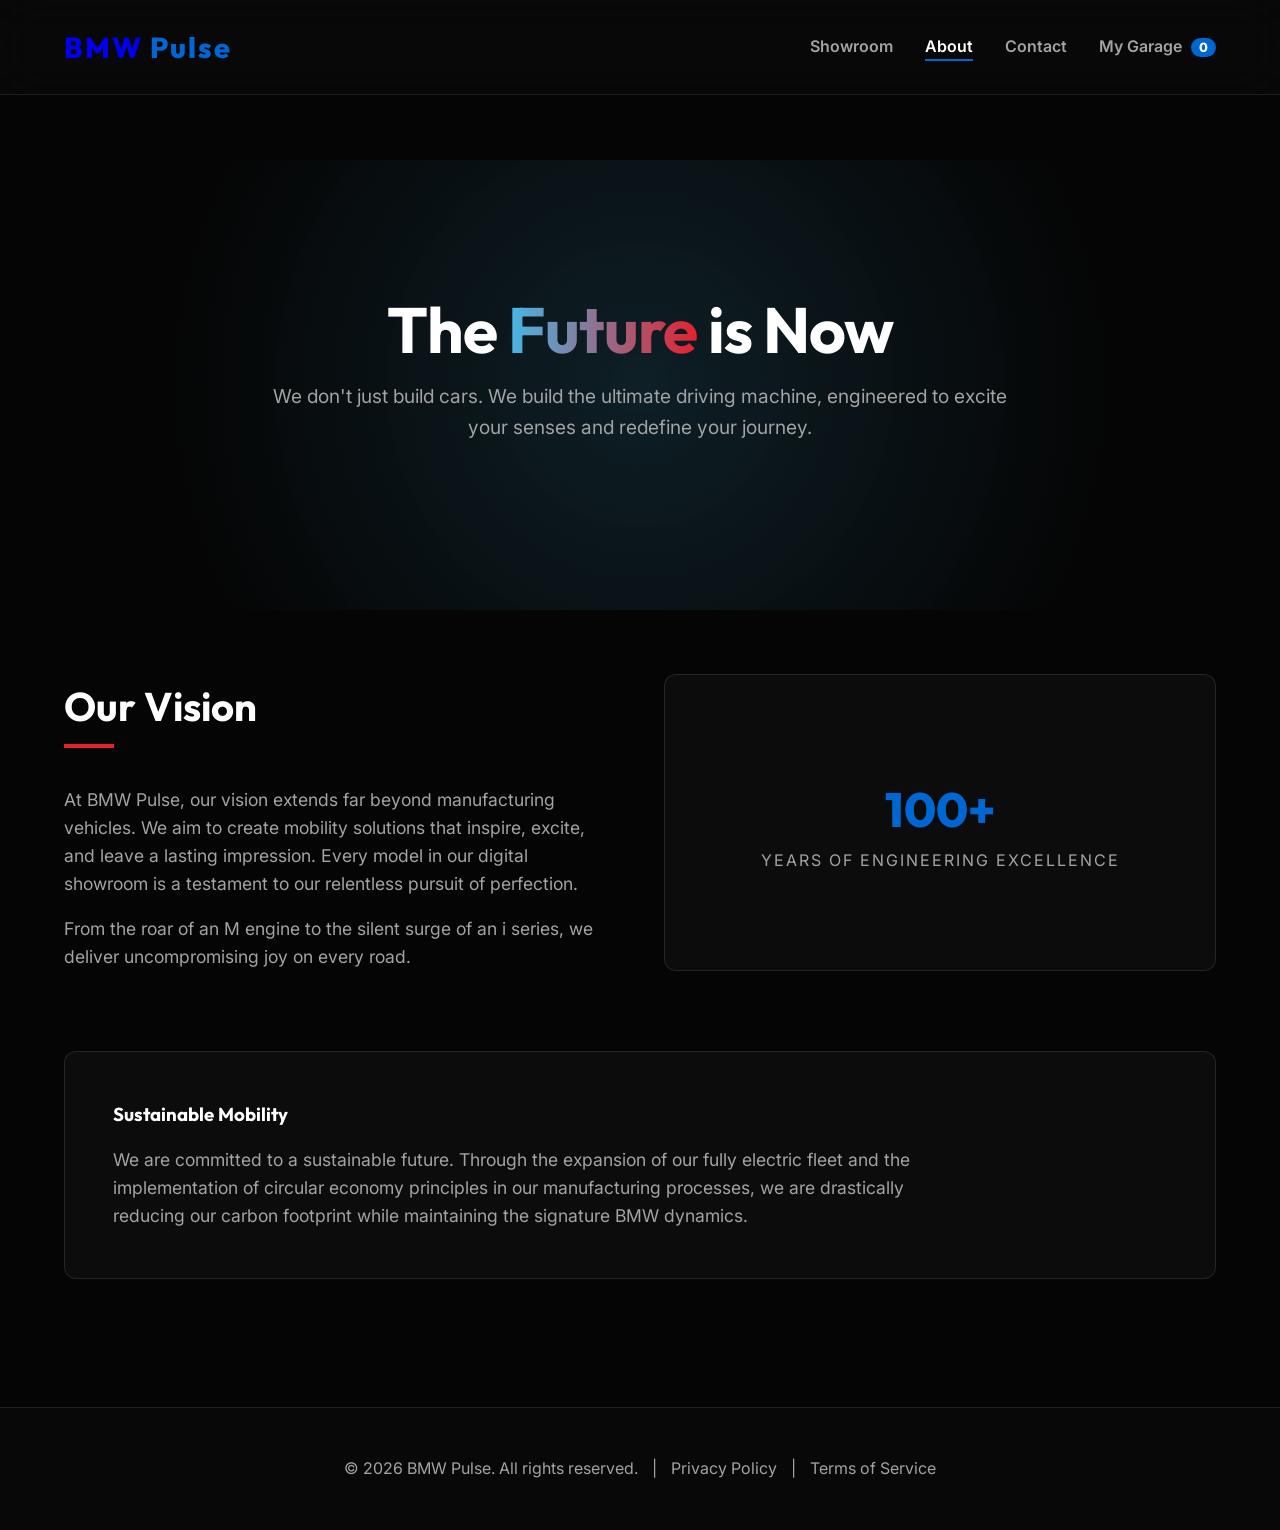
<file: about.html>
<!DOCTYPE html>
<html lang="en">
<head>
    <meta charset="UTF-8">
    <meta name="viewport" content="width=device-width, initial-scale=1.0">
    <title>About | BMW Pulse</title>
    <meta name="description" content="Learn more about BMW Pulse and our commitment to driving excellence.">
    <link rel="stylesheet" href="style.css">
    <link href="https://fonts.googleapis.com/css2?family=Inter:wght@300;400;600;800&family=Outfit:wght@400;700&display=swap" rel="stylesheet">
</head>
<body>

    <!-- Navigation -->
    <nav class="navbar">
        <div class="logo">
            <a href="index.html" style="text-decoration: none;">
                <span class="bmw-logo-text">BMW <span class="accent-color">Pulse</span></span>
            </a>
        </div>
        <ul class="nav-links">
            <li><a href="index.html">Showroom</a></li>
            <li><a href="about.html" class="active">About</a></li>
            <li><a href="contact.html">Contact</a></li>
            <li><a href="index.html#garage">My Garage <span id="garage-count" class="badge">0</span></a></li>
        </ul>
        <div class="hamburger">
            <div class="line1"></div>
            <div class="line2"></div>
            <div class="line3"></div>
        </div>
    </nav>

    <!-- Main Content Area -->
    <main>
        <section class="view active-view" style="padding-top: 5rem;">
            <div class="hero garage-hero" style="background: radial-gradient(circle at center, rgba(70, 184, 232, 0.15) 0%, var(--bg-color) 70%); height: 50vh;">
                <div class="hero-content">
                    <h1 class="hero-title">The <span class="gradient-text">Future</span> is Now</h1>
                    <p class="hero-subtitle">We don't just build cars. We build the ultimate driving machine, engineered to excite your senses and redefine your journey.</p>
                </div>
            </div>

            <div class="container" style="padding-top: 4rem;">
                <div style="display: grid; grid-template-columns: repeat(auto-fit, minmax(300px, 1fr)); gap: 3rem; margin-bottom: 5rem;">
                    <div>
                        <h2 class="section-title">Our Vision</h2>
                        <p style="color: var(--text-secondary); font-size: 1.1rem;">At BMW Pulse, our vision extends far beyond manufacturing vehicles. We aim to create mobility solutions that inspire, excite, and leave a lasting impression. Every model in our digital showroom is a testament to our relentless pursuit of perfection.</p>
                        <p style="color: var(--text-secondary); font-size: 1.1rem; margin-top: 1rem;">From the roar of an M engine to the silent surge of an i series, we deliver uncompromising joy on every road.</p>
                    </div>
                    <div style="background: var(--card-bg); padding: 2rem; border-radius: 12px; border: 1px solid var(--border-color); display: flex; align-items: center; justify-content: center; text-align: center;">
                        <div>
                            <h3 style="font-size: 3rem; font-family: var(--font-heading); font-weight: 800; color: var(--pure-accent);">100+</h3>
                            <p style="color: var(--text-secondary); text-transform: uppercase; letter-spacing: 2px;">Years of Engineering Excellence</p>
                        </div>
                    </div>
                </div>

                <div style="background: var(--card-bg); border-radius: 12px; border: 1px solid var(--border-color); overflow: hidden;">
                    <div style="padding: 3rem;">
                        <h3>Sustainable Mobility</h3>
                        <p style="color: var(--text-secondary); margin-top: 1rem; max-width: 800px; font-size: 1.1rem;">We are committed to a sustainable future. Through the expansion of our fully electric fleet and the implementation of circular economy principles in our manufacturing processes, we are drastically reducing our carbon footprint while maintaining the signature BMW dynamics.</p>
                    </div>
                </div>
            </div>
        </section>
    </main>

    <!-- Footer -->
    <footer style="border-top: 1px solid var(--border-color); background: var(--glass-bg); padding: 3rem 5%; margin-top: 4rem; text-align: center; color: var(--text-secondary);">
        <p>&copy; 2026 BMW Pulse. All rights reserved. <span style="margin: 0 10px;">|</span> <a href="#" style="color: var(--text-secondary); text-decoration: none;">Privacy Policy</a> <span style="margin: 0 10px;">|</span> <a href="#" style="color: var(--text-secondary); text-decoration: none;">Terms of Service</a></p>
    </footer>

    <script src="main.js"></script>
</body>
</html>
</file>
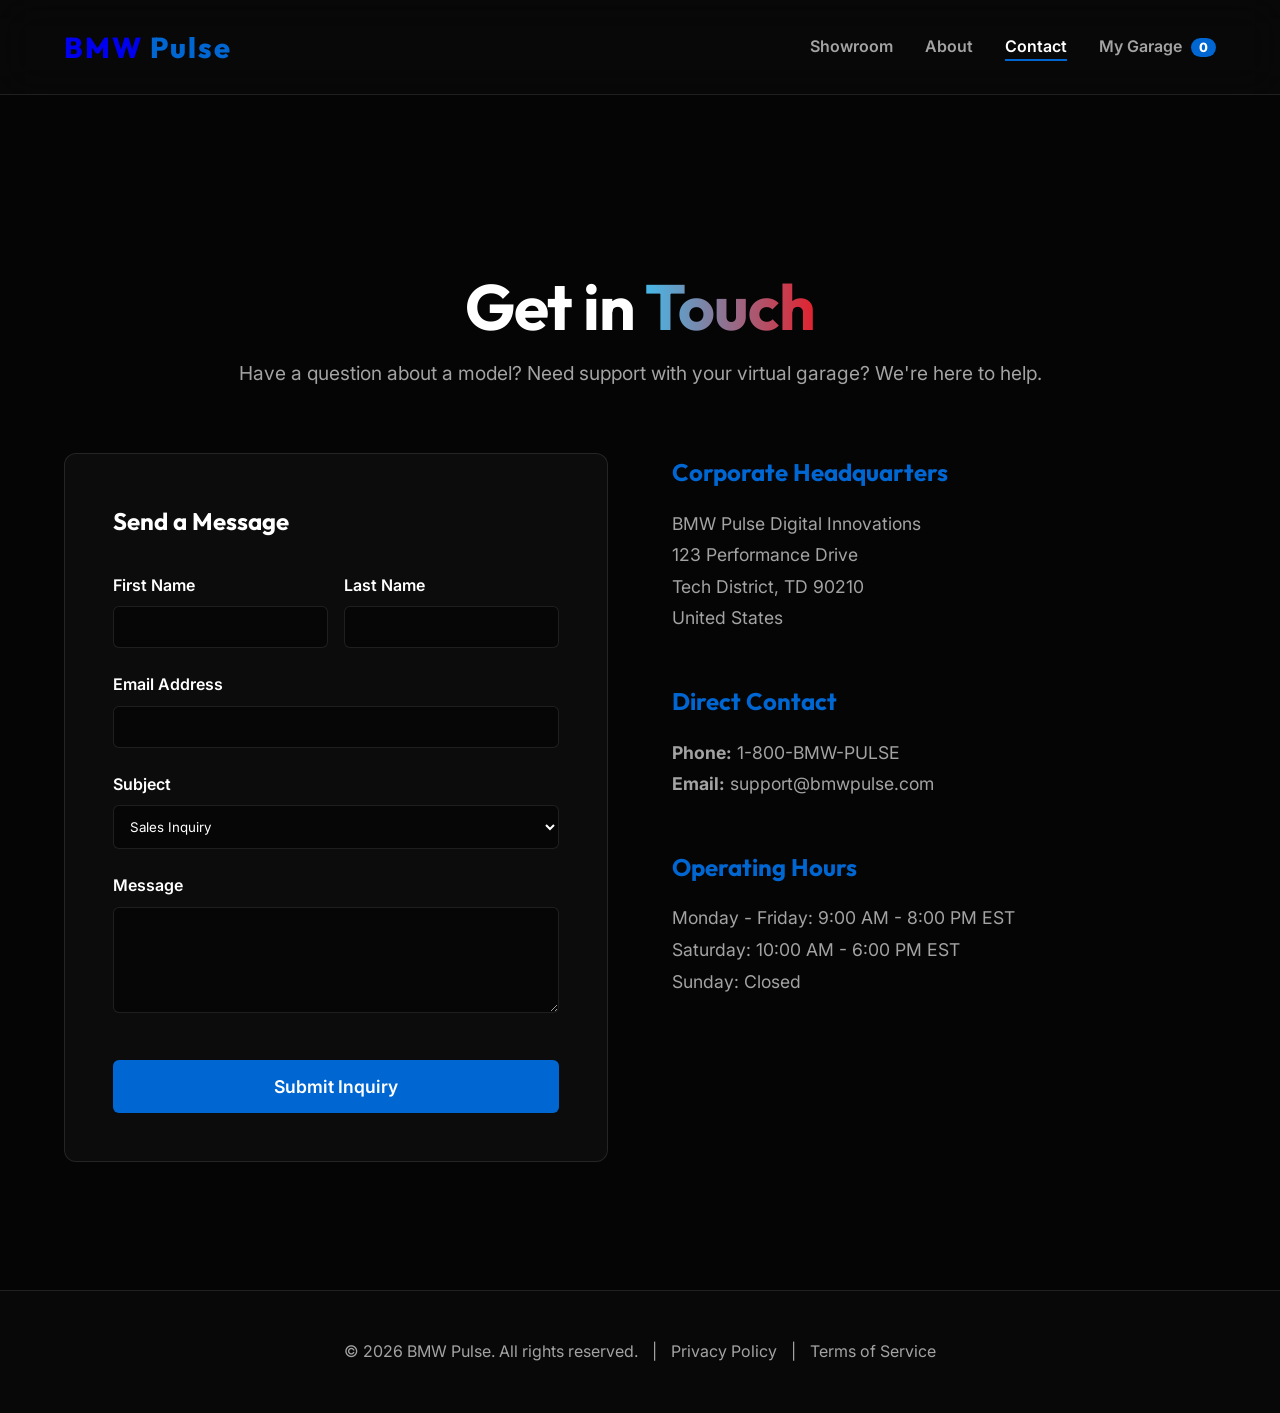
<file: contact.html>
<!DOCTYPE html>
<html lang="en">
<head>
    <meta charset="UTF-8">
    <meta name="viewport" content="width=device-width, initial-scale=1.0">
    <title>Contact | BMW Pulse</title>
    <meta name="description" content="Get in touch with the BMW Pulse team.">
    <link rel="stylesheet" href="style.css">
    <link href="https://fonts.googleapis.com/css2?family=Inter:wght@300;400;600;800&family=Outfit:wght@400;700&display=swap" rel="stylesheet">
</head>
<body>

    <!-- Navigation -->
    <nav class="navbar">
        <div class="logo">
            <a href="index.html" style="text-decoration: none;">
                <span class="bmw-logo-text">BMW <span class="accent-color">Pulse</span></span>
            </a>
        </div>
        <ul class="nav-links">
            <li><a href="index.html">Showroom</a></li>
            <li><a href="about.html">About</a></li>
            <li><a href="contact.html" class="active">Contact</a></li>
            <li><a href="index.html#garage">My Garage <span id="garage-count" class="badge">0</span></a></li>
        </ul>
        <div class="hamburger">
            <div class="line1"></div>
            <div class="line2"></div>
            <div class="line3"></div>
        </div>
    </nav>

    <!-- Main Content Area -->
    <main>
        <section class="view active-view" style="padding-top: 8rem;">
            <div class="container">
                <div style="text-align: center; margin-bottom: 4rem;">
                    <h1 class="hero-title">Get in <span class="gradient-text">Touch</span></h1>
                    <p class="hero-subtitle">Have a question about a model? Need support with your virtual garage? We're here to help.</p>
                </div>

                <div style="display: grid; grid-template-columns: repeat(auto-fit, minmax(400px, 1fr)); gap: 4rem;">
                    
                    <!-- Contact Form -->
                    <div style="background: var(--card-bg); padding: 3rem; border-radius: 12px; border: 1px solid var(--border-color);">
                        <h2 style="margin-bottom: 2rem; font-family: var(--font-heading);">Send a Message</h2>
                        <form onsubmit="event.preventDefault(); alert('Thank you for contacting BMW Pulse. We will get back to you shortly!'); this.reset();">
                            <div style="display: grid; grid-template-columns: 1fr 1fr; gap: 1rem; margin-bottom: 1.5rem;">
                                <div>
                                    <label style="display: block; margin-bottom: 0.5rem; font-weight: 600;">First Name</label>
                                    <input type="text" style="width: 100%; padding: 12px; background: rgba(0,0,0,0.5); border: 1px solid var(--border-color); color: #fff; border-radius: 6px; font-family: inherit;" required>
                                </div>
                                <div>
                                    <label style="display: block; margin-bottom: 0.5rem; font-weight: 600;">Last Name</label>
                                    <input type="text" style="width: 100%; padding: 12px; background: rgba(0,0,0,0.5); border: 1px solid var(--border-color); color: #fff; border-radius: 6px; font-family: inherit;" required>
                                </div>
                            </div>
                            <div style="margin-bottom: 1.5rem;">
                                <label style="display: block; margin-bottom: 0.5rem; font-weight: 600;">Email Address</label>
                                <input type="email" style="width: 100%; padding: 12px; background: rgba(0,0,0,0.5); border: 1px solid var(--border-color); color: #fff; border-radius: 6px; font-family: inherit;" required>
                            </div>
                            <div style="margin-bottom: 1.5rem;">
                                <label style="display: block; margin-bottom: 0.5rem; font-weight: 600;">Subject</label>
                                <select style="width: 100%; padding: 12px; background: rgba(0,0,0,0.5); border: 1px solid var(--border-color); color: #fff; border-radius: 6px; font-family: inherit;">
                                    <option>Sales Inquiry</option>
                                    <option>Garage Support</option>
                                    <option>Press & Media</option>
                                    <option>Other</option>
                                </select>
                            </div>
                            <div style="margin-bottom: 1.5rem;">
                                <label style="display: block; margin-bottom: 0.5rem; font-weight: 600;">Message</label>
                                <textarea rows="5" style="width: 100%; padding: 12px; background: rgba(0,0,0,0.5); border: 1px solid var(--border-color); color: #fff; border-radius: 6px; font-family: inherit; resize: vertical;" required></textarea>
                            </div>
                            <button type="submit" class="btn btn-accent btn-large" style="border-radius: 6px;">Submit Inquiry</button>
                        </form>
                    </div>

                    <!-- Contact Info -->
                    <div>
                        <div style="margin-bottom: 3rem;">
                            <h3 style="font-size: 1.5rem; color: var(--pure-accent); margin-bottom: 1rem;">Corporate Headquarters</h3>
                            <p style="color: var(--text-secondary); font-size: 1.1rem; line-height: 1.8;">BMW Pulse Digital Innovations<br>123 Performance Drive<br>Tech District, TD 90210<br>United States</p>
                        </div>
                        
                        <div style="margin-bottom: 3rem;">
                            <h3 style="font-size: 1.5rem; color: var(--pure-accent); margin-bottom: 1rem;">Direct Contact</h3>
                            <p style="color: var(--text-secondary); font-size: 1.1rem; line-height: 1.8;">
                                <strong>Phone:</strong> 1-800-BMW-PULSE<br>
                                <strong>Email:</strong> support@bmwpulse.com
                            </p>
                        </div>

                        <div>
                            <h3 style="font-size: 1.5rem; color: var(--pure-accent); margin-bottom: 1rem;">Operating Hours</h3>
                            <p style="color: var(--text-secondary); font-size: 1.1rem; line-height: 1.8;">
                                Monday - Friday: 9:00 AM - 8:00 PM EST<br>
                                Saturday: 10:00 AM - 6:00 PM EST<br>
                                Sunday: Closed
                            </p>
                        </div>
                    </div>

                </div>
            </div>
        </section>
    </main>

    <!-- Footer -->
    <footer style="border-top: 1px solid var(--border-color); background: var(--glass-bg); padding: 3rem 5%; margin-top: 4rem; text-align: center; color: var(--text-secondary);">
        <p>&copy; 2026 BMW Pulse. All rights reserved. <span style="margin: 0 10px;">|</span> <a href="#" style="color: var(--text-secondary); text-decoration: none;">Privacy Policy</a> <span style="margin: 0 10px;">|</span> <a href="#" style="color: var(--text-secondary); text-decoration: none;">Terms of Service</a></p>
    </footer>

    <script src="main.js"></script>
</body>
</html>
</file>
<file: style.css>
:root {
    --bg-color: #050505;
    --text-primary: #ffffff;
    --text-secondary: #a3a3a3;
    --accent-red: #e3222e; /* M Series Red */
    --accent-blue-light: #46b8e8; /* M Series Light Blue */
    --accent-blue-dark: #003876; /* M Series Dark Blue */
    --pure-accent: #0066d2; /* BMW Electric Blue */
    --card-bg: rgba(255, 255, 255, 0.03);
    --border-color: rgba(255, 255, 255, 0.1);
    --font-heading: 'Outfit', sans-serif;
    --font-body: 'Inter', sans-serif;
    --glass-bg: rgba(10, 10, 10, 0.6);
}

* {
    margin: 0;
    padding: 0;
    box-sizing: border-box;
}

body {
    background-color: var(--bg-color);
    color: var(--text-primary);
    font-family: var(--font-body);
    -webkit-font-smoothing: antialiased;
    overflow-x: hidden;
    line-height: 1.6;
}

/* Typography */
h1, h2, h3, h4 {
    font-family: var(--font-heading);
    font-weight: 700;
}

.gradient-text {
    background: linear-gradient(90deg, var(--accent-blue-light), var(--accent-red));
    background-clip: text;
    -webkit-background-clip: text;
    -webkit-text-fill-color: transparent;
}

/* Navigation */
.navbar {
    position: fixed;
    top: 0;
    width: 100%;
    padding: 1.5rem 5%;
    display: flex;
    justify-content: space-between;
    align-items: center;
    background: var(--glass-bg);
    backdrop-filter: blur(20px);
    -webkit-backdrop-filter: blur(20px);
    border-bottom: 1px solid var(--border-color);
    z-index: 1000;
}

.logo .bmw-logo-text {
    font-size: 1.8rem;
    font-weight: 800;
    letter-spacing: 2px;
    font-family: var(--font-heading);
}

.accent-color {
    color: var(--pure-accent);
}

.nav-links {
    list-style: none;
    display: flex;
    gap: 2rem;
}

.nav-links a {
    color: var(--text-secondary);
    text-decoration: none;
    font-weight: 600;
    font-size: 1rem;
    position: relative;
    transition: color 0.3s ease;
}

.nav-links a:hover,
.nav-links a.active {
    color: var(--text-primary);
}

.nav-links a::after {
    content: '';
    position: absolute;
    bottom: -5px;
    left: 0;
    width: 0%;
    height: 2px;
    background: var(--pure-accent);
    transition: width 0.3s ease;
}

.nav-links a.active::after,
.nav-links a:hover::after {
    width: 100%;
}

.badge {
    background-color: var(--pure-accent);
    color: #fff;
    padding: 2px 8px;
    border-radius: 12px;
    font-size: 0.8rem;
    margin-left: 5px;
    font-weight: 800;
}

/* Single Page Views */
.view {
    display: none;
    opacity: 0;
    transition: opacity 0.5s ease;
}

.view.active-view {
    display: block;
    opacity: 1;
    animation: fadeIn 0.8s ease forwards;
}

@keyframes fadeIn {
    from { opacity: 0; transform: translateY(20px); }
    to { opacity: 1; transform: translateY(0); }
}

/* Main Layout Setup */
main {
    margin-top: 80px; /* Offset for navbar */
    min-height: calc(100vh - 80px);
}

.container {
    padding: 4rem 5%;
    max-width: 1400px;
    margin: 0 auto;
}

/* Hero Section */
.hero {
    height: 70vh;
    display: flex;
    align-items: center;
    justify-content: center;
    text-align: center;
    background: radial-gradient(circle at center, rgba(0, 56, 118, 0.15) 0%, var(--bg-color) 70%);
    position: relative;
    overflow: hidden;
}

.garage-hero {
    height: 40vh;
    background: radial-gradient(circle at center, rgba(227, 34, 46, 0.1) 0%, var(--bg-color) 70%);
}

.hero-content {
    max-width: 800px;
    z-index: 2;
    padding: 0 20px;
}

.hero-title {
    font-size: 4rem;
    margin-bottom: 1rem;
    letter-spacing: -1px;
    line-height: 1.1;
}

.hero-subtitle {
    font-size: 1.2rem;
    color: var(--text-secondary);
    margin-bottom: 2rem;
}

/* Buttons */
.btn {
    padding: 12px 30px;
    border: none;
    border-radius: 4px;
    font-family: var(--font-body);
    font-size: 1rem;
    font-weight: 600;
    cursor: pointer;
    transition: all 0.3s cubic-bezier(0.25, 0.8, 0.25, 1);
    position: relative;
    overflow: hidden;
}

.btn-primary {
    background-color: transparent;
    color: var(--text-primary);
    border: 1px solid var(--border-color);
}

.btn-primary:hover {
    background-color: var(--card-bg);
    border-color: var(--text-secondary);
    transform: translateY(-2px);
    box-shadow: 0 5px 15px rgba(255, 255, 255, 0.05);
}

.btn-accent {
    background-color: var(--pure-accent);
    color: #fff;
}

.btn-accent:hover {
    background-color: #0056b3;
    transform: translateY(-2px);
    box-shadow: 0 5px 20px rgba(0, 102, 210, 0.4);
}

.btn-large {
    width: 100%;
    padding: 16px;
    font-size: 1.1rem;
    margin-top: 1rem;
}

/* Cards Grid */
.section-title {
    font-size: 2.5rem;
    margin-bottom: 3rem;
    position: relative;
    display: inline-block;
}

.section-title::after {
    content: '';
    position: absolute;
    bottom: -10px;
    left: 0;
    width: 50px;
    height: 4px;
    background-color: var(--accent-red);
}

.car-grid {
    display: grid;
    grid-template-columns: repeat(auto-fill, minmax(320px, 1fr));
    gap: 2.5rem;
}

.car-card {
    background: var(--card-bg);
    border: 1px solid var(--border-color);
    border-radius: 12px;
    overflow: hidden;
    transition: all 0.4s ease;
    backdrop-filter: blur(10px);
}

.car-card:hover {
    transform: translateY(-10px);
    box-shadow: 0 20px 40px rgba(0, 0, 0, 0.5);
    border-color: rgba(255, 255, 255, 0.2);
}

.card-img-wrapper {
    height: 220px;
    overflow: hidden;
    position: relative;
}

.card-img {
    width: 100%;
    height: 100%;
    object-fit: cover;
    transition: transform 0.6s ease;
}

.car-card:hover .card-img {
    transform: scale(1.05);
}

.card-content {
    padding: 1.5rem;
}

.card-title {
    font-size: 1.5rem;
    margin-bottom: 0.5rem;
}

.card-desc {
    color: var(--text-secondary);
    font-size: 0.95rem;
    margin-bottom: 1.5rem;
    min-height: 48px;
}

.card-footer {
    display: flex;
    justify-content: space-between;
    align-items: center;
    border-top: 1px solid var(--border-color);
    padding-top: 1.5rem;
}

.car-price {
    font-weight: 700;
    font-size: 1.2rem;
    color: var(--text-primary);
}

/* Empty State */
.empty-state {
    text-align: center;
    padding: 4rem 2rem;
    background: var(--card-bg);
    border-radius: 12px;
    border: 1px dashed var(--border-color);
}

.empty-state h3 {
    font-size: 2rem;
    margin-bottom: 1rem;
}

.empty-state p {
    color: var(--text-secondary);
    margin-bottom: 2rem;
}

/* Modal Overlay (Glassmorphism) */
.modal-overlay {
    position: fixed;
    top: 0;
    left: 0;
    width: 100%;
    height: 100vh;
    background: rgba(0, 0, 0, 0.8);
    backdrop-filter: blur(8px);
    -webkit-backdrop-filter: blur(8px);
    display: flex;
    align-items: center;
    justify-content: center;
    z-index: 2000;
    opacity: 0;
    pointer-events: none;
    transition: opacity 0.3s ease;
}

.modal-overlay.active {
    opacity: 1;
    pointer-events: auto;
}

.modal {
    background: #111;
    width: 95%;
    max-width: 480px; /* Window-like narrow size */
    max-height: 90vh; /* IMPORTANT: prevents viewport overflow */
    border-radius: 12px;
    border: 1px solid var(--border-color);
    box-shadow: 0 30px 60px -15px rgba(0, 0, 0, 0.8), 0 0 0 1px rgba(255,255,255,0.05); /* Premium window shadow */
    display: flex;
    flex-direction: column; /* Stacked layout */
    overflow: hidden;
    position: relative;
    transform: scale(0.95);
    transition: transform 0.3s cubic-bezier(0.175, 0.885, 0.32, 1.275);
}

.modal-overlay.active .modal {
    transform: scale(1);
}

.modal-close {
    position: absolute;
    top: 15px;
    right: 15px;
    background: rgba(0,0,0,0.5);
    backdrop-filter: blur(5px);
    border: 1px solid rgba(255,255,255,0.2);
    color: #fff;
    width: 32px;
    height: 32px;
    border-radius: 50%;
    font-size: 1.5rem;
    cursor: pointer;
    line-height: 1;
    display: flex;
    align-items: center;
    justify-content: center;
    transition: background 0.2s;
    z-index: 10;
}

.modal-close:hover {
    background: rgba(255,255,255,0.2);
    transform: rotate(90deg);
}

.modal-image {
    width: 100%;
    height: 200px;
    flex-shrink: 0;
    object-fit: cover;
    border-bottom: 1px solid var(--border-color);
}

.modal-details {
    width: 100%;
    flex: 1;
    overflow-y: auto;
    padding: 1.5rem;
    display: flex;
    flex-direction: column;
}

.modal-description {
    color: var(--text-secondary);
    margin: 1rem 0;
}

.modal-price {
    font-size: 2rem;
    font-weight: 800;
    font-family: var(--font-heading);
    margin-bottom: 1.5rem;
}

.configurator {
    margin-top: auto;
    margin-bottom: 1.5rem;
    padding-top: 1.5rem;
    border-top: 1px solid var(--border-color);
}

.color-options {
    display: flex;
    gap: 10px;
    margin-top: 10px;
}

.color-btn {
    width: 30px;
    height: 30px;
    border-radius: 50%;
    border: 2px solid var(--border-color);
    cursor: pointer;
    transition: transform 0.2s, border-color 0.2s, box-shadow 0.2s;
}

.color-btn:hover {
    transform: scale(1.1);
    border-color: #fff;
}

.color-btn.active {
    border-color: var(--pure-accent);
    box-shadow: 0 0 0 2px var(--bg-color), 0 0 0 4px var(--pure-accent);
    transform: scale(1.1);
}

.color-btn:focus {
    outline: none;
}

.option-btn {
    flex: 1;
    padding: 10px;
    background: transparent;
    border: 1px solid var(--border-color);
    color: var(--text-secondary);
    border-radius: 4px;
    cursor: pointer;
    transition: all 0.2s;
    font-family: inherit;
    font-size: 0.9rem;
}

.option-btn:hover {
    border-color: var(--text-primary);
    color: var(--text-primary);
}

.option-btn.active {
    background: rgba(0, 102, 210, 0.1);
    border-color: var(--pure-accent);
    color: var(--pure-accent);
    font-weight: 600;
}

/* Toast */
.toast {
    position: fixed;
    bottom: -100px;
    left: 50%;
    transform: translateX(-50%);
    background: var(--pure-accent);
    color: #fff;
    padding: 12px 24px;
    border-radius: 30px;
    font-weight: 600;
    box-shadow: 0 10px 20px rgba(0, 102, 210, 0.3);
    transition: bottom 0.4s cubic-bezier(0.175, 0.885, 0.32, 1.275);
    z-index: 3000;
}

.toast.show {
    bottom: 30px;
}

/* Responsive Overlay Navigation */
.hamburger {
    display: none;
    cursor: pointer;
    z-index: 1001;
}

.hamburger div {
    width: 25px;
    height: 3px;
    background-color: var(--text-primary);
    margin: 5px;
    transition: all 0.3s ease;
    border-radius: 2px;
}

@media screen and (max-width: 768px) {
    .nav-links {
        position: fixed;
        right: -100%;
        top: 0;
        height: 100vh;
        background-color: var(--glass-bg);
        backdrop-filter: blur(20px);
        -webkit-backdrop-filter: blur(20px);
        display: flex;
        flex-direction: column;
        align-items: center;
        width: 100%;
        justify-content: center;
        transition: right 0.4s cubic-bezier(0.175, 0.885, 0.32, 1.275);
        z-index: 1000;
        gap: 3rem;
    }

    .nav-links.nav-active {
        right: 0;
    }

    .nav-links a {
        font-size: 1.5rem;
    }

    .hamburger {
        display: block;
    }

    .hamburger.toggle .line1 {
        transform: rotate(-45deg) translate(-5px, 6px);
    }
    .hamburger.toggle .line2 {
        opacity: 0;
    }
    .hamburger.toggle .line3 {
        transform: rotate(45deg) translate(-5px, -6px);
    }
}

@media (max-width: 600px) {
    .modal-details { padding: 1.2rem; }
    .hero-title { font-size: 3rem; }
}
</file>
